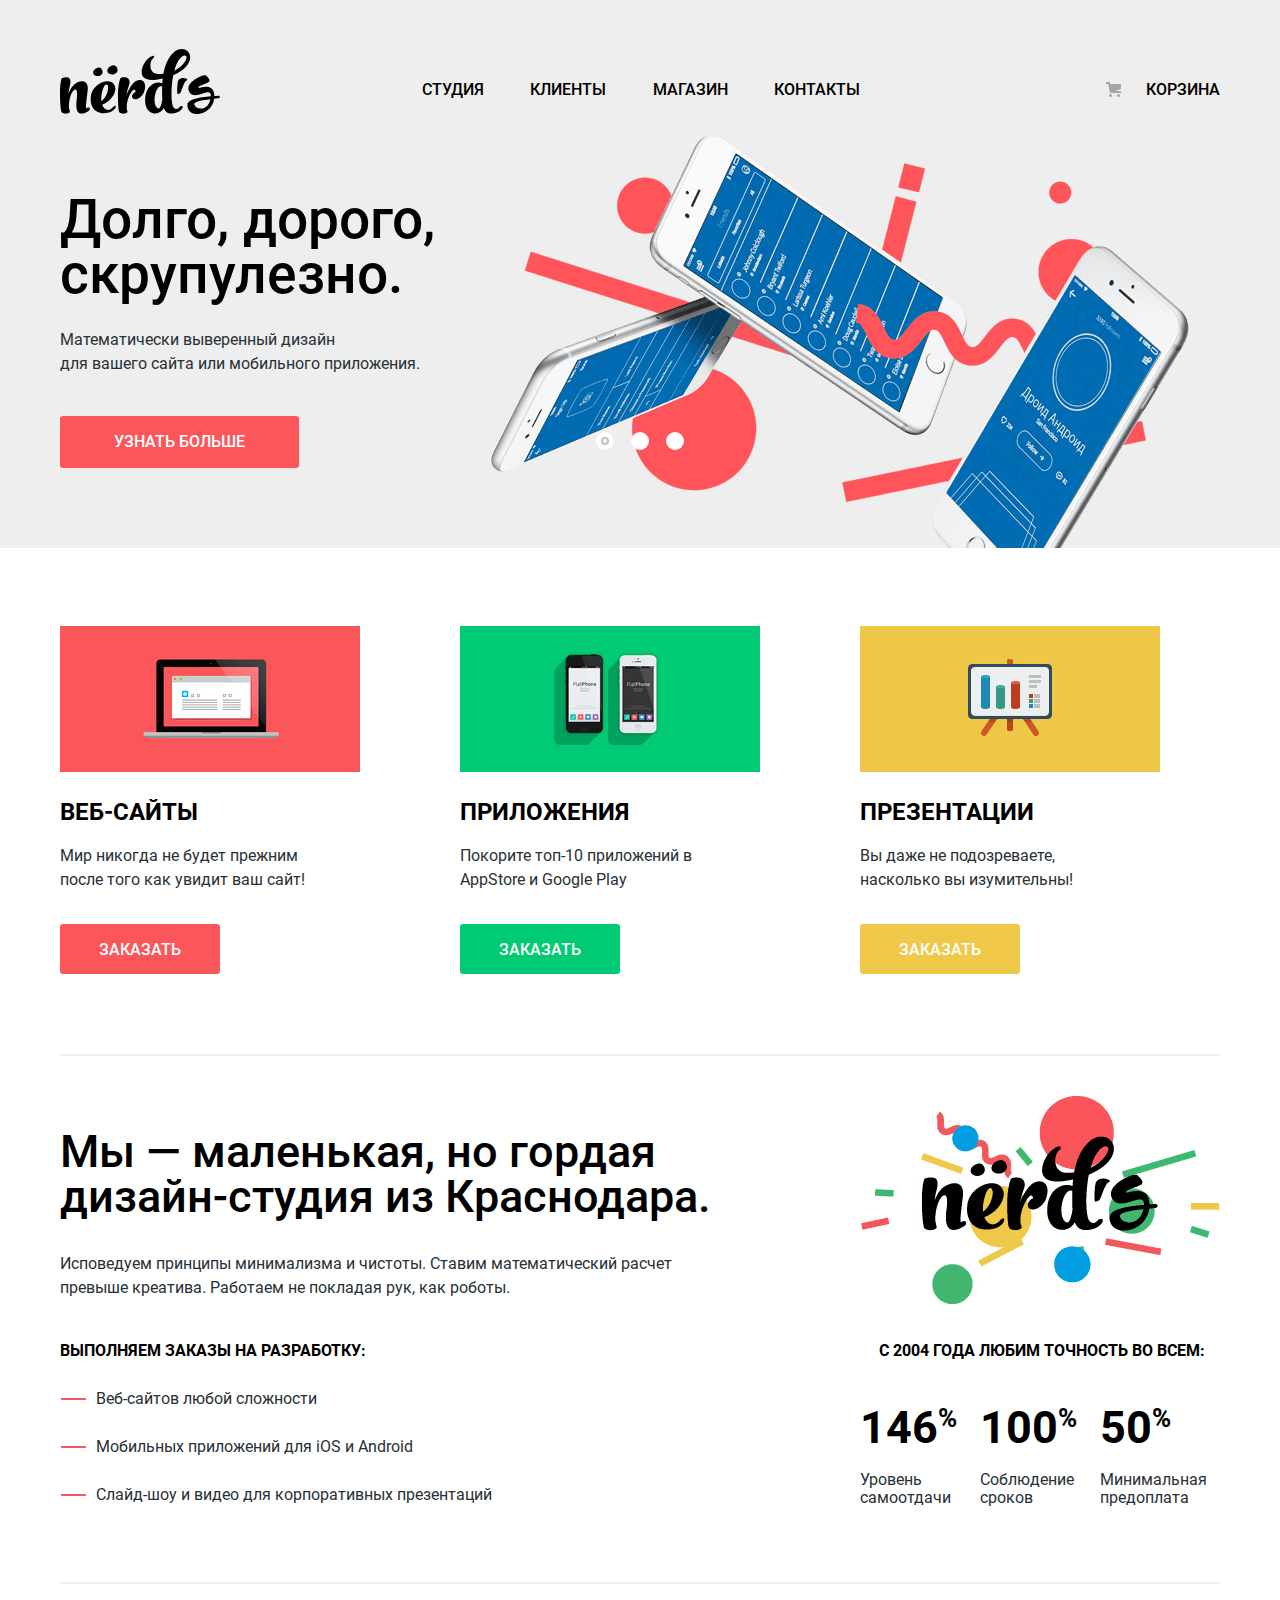
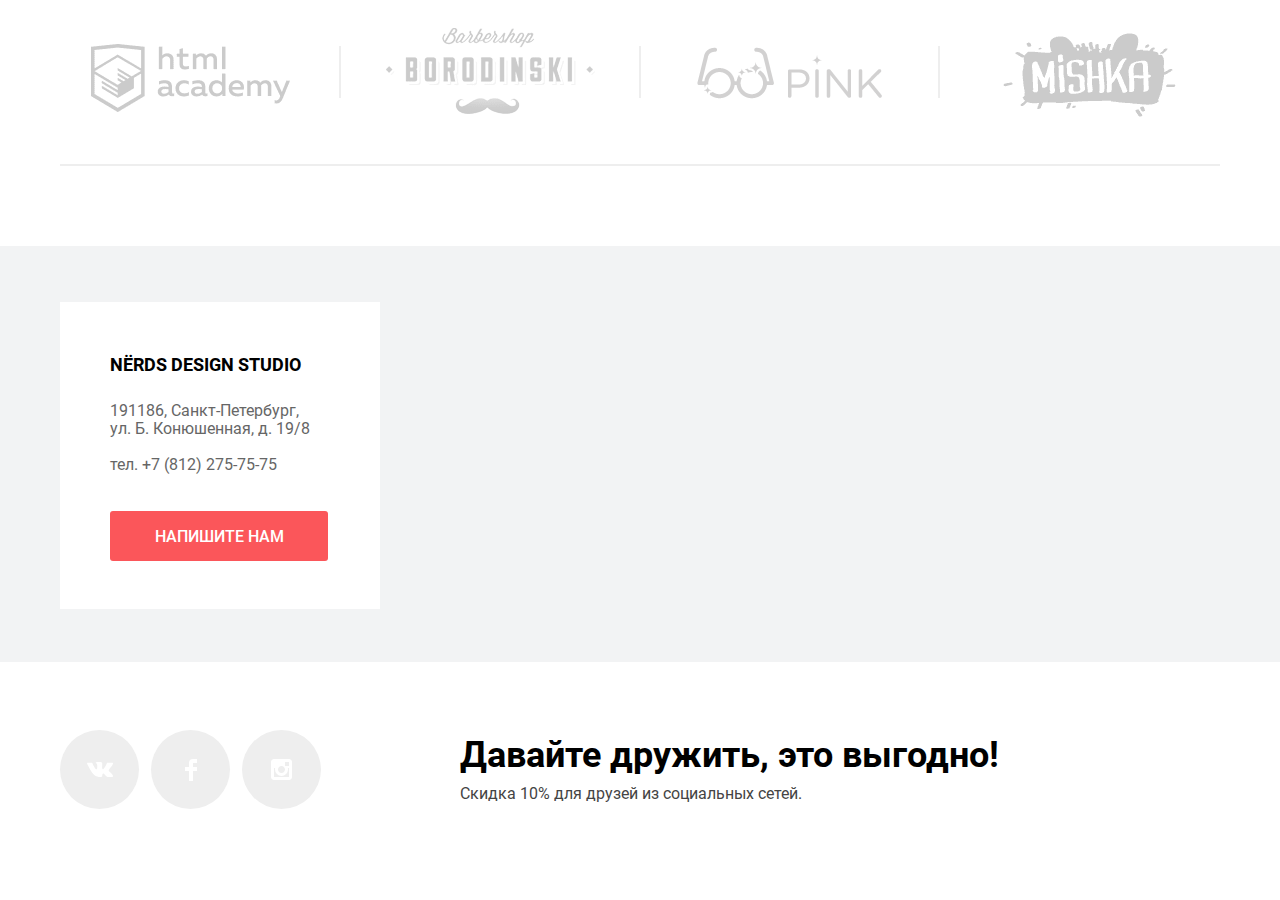
<file: index.html>
<!DOCTYPE html>
<html lang="ru">
  <head>
    <meta charset="utf-8">
    <title>HTML Academy: Нёрдс</title>
    <link rel="stylesheet" href="css/normalize.css">
    <link rel="stylesheet" href="css/style-min.css">
  </head>
  <body>
    <header class="main-header">
      <div class="content">
        <nav class="navigation-container">
          <a class="logo" href="index.html"><img src="img/nerds-logo.svg" width="160" height="65" alt="Логотип студии «Нёрдс»"></a>
          <ul class="main-navigation">
            <li><a href="#">Студия</a></li>
            <li><a href="#">Клиенты</a></li>
            <li><a href="catalog.html">Магазин</a></li>
            <li><a href="#">Контакты</a></li>
          </ul>
          <a class="main-navigation-cart" href="#">Корзина</a>
        </nav>
      </div>
    </header>
    <main>
      <h1 class="hidden main-title">Студия "Нёрдс"</h1>
      <section class="grey-background">
        <div class="content">
          <div class="slider-wrapper">
            <div class="slider-toggle">
              <button class="current" type="button" name="button"></button>
              <button type="button" name="button"></button>
              <button type="button" name="button"></button>
            </div>
            <ul class="slider-list">
              <li class="slide1">
                <h2>
                  Долго, дорого,<br>
                  cкрупулезно.
                </h2>
                <p>
                  Математически выверенный дизайн<br>
                  для вашего сайта или мобильного приложения.
                </p>
                <a class="button red know-more" href="#">Узнать больше</a>
              </li>
              <li class="slide2">
                <h2>
                  Любим математику <br>
                  как никто другой
                </h2>
                <p>
                  Никакого креатива, только математические формулы<br>
                  для расчета идеальных пропорций.
                </p>
                <a class="button red know-more" href="#">Узнать больше</a>
              </li>
              <li class="slide3">
                <h2>
                  Только ночь,<br>
                  только хардкор
                </h2>
                <p>
                  Работать днем, как все? Мы против этого. <br>
                  Ближе к полуночи работа только начинается.
                </p>
                <a class="button red know-more" href="#">Узнать больше</a>
              </li>
            </ul>
          </div>
        </div>
      </section>
      <section class="content">
        <h2 class="hidden">Продукты</h2>
        <ul class="product-list">
          <li class="product-item">
            <h3>Веб-сайты</h3>
            <img src="img/advantage-picture-red.png" width="300" height="146" alt="Вэб-сайты - иконка">
            <p class="product-description">
              Мир никогда не будет прежним после&nbsp;того как увидит ваш сайт!
            </p>
            <a class="button product-button red" href="#">Заказать</a>
          </li>
          <li class="product-item">
            <h3>Приложения</h3>
            <img src="img/advantage-picture-green.png" width="300" height="146" alt="Приложения - иконка">
            <p class="product-description">
              Покорите топ-10 приложений в AppStore и Google Play
            </p>
            <a class="button product-button green" href="#">Заказать</a>
          </li>
          <li class="product-item">
            <h3>Презентации</h3>
            <img src="img/advantage-picture-yellow.png" width="300" height="146" alt="Презентации - иконка">
            <p class="product-description">
              Вы даже не подозреваете, насколько&nbsp;вы изумительны!
            </p>
            <a class="button product-button yellow" href="#">Заказать</a>
          </li>
        </ul>
      </section>
      <section class="content">
        <div class="studio-description">
          <div class="studio-description-intro">
            <h2>Мы — маленькая, но гордая дизайн-студия из Краснодара.</h2>
            <p>Исповедуем принципы минимализма и чистоты. Ставим математический расчет превыше креатива. Работаем не покладая рук, как роботы.</p>
          </div>
          <img src="img/nerds-logo-colorful.png" width="360" height="208" alt="Логотип студии Нёрдс на цветном фоне">
          <div class="work-we-do">
            <p>Выполняем заказы на разработку:</p>
            <ul>
              <li>Веб-сайтов любой сложности</li>
              <li>Мобильных приложений для iOS и Android</li>
              <li>Слайд-шоу и видео для корпоративных презентаций</li>
            </ul>
          </div>
          <div class="studio-figures">
            <p>С 2004 года любим точность во всем:</p>
            <ul>
              <li><span class="figures-bold">146<span class="figures-super">%</span></span> Уровень самоотдачи</li>
              <li><span class="figures-bold">100<span class="figures-super">%</span></span> Соблюдение сроков</li>
              <li><span class="figures-bold">50<span class="figures-super">%</span></span> Минимальная предоплата</li>
            </ul>
          </div>
        </div>
      </section>
      <section class="our-clients-container">
        <h2 class="hidden">Наши клиенты</h2>
        <ul class="clients-logo-list">
          <li>
            <a href="https://htmlacademy.ru/intensive/htmlcss">
            <img src="img/htmlacademy-logo.png"  width="199" height="68" alt="Логотип HTML Academy">
            </a>
          </li>
          <li>
            <a href="#">
              <img src="img/borodinski-logo.png"  width="209" height="90" alt="Логотип барбершопа Бородинский">
            </a>
          </li>
          <li>
            <a href="#">
              <img src="img/pink-logo.png" width="185" height="52" alt="Логотип приложения - редактора фотографий Пинк">
            </a>
          </li>
          <li>
            <a href="#">
              <img  src="img/mishka-logo.png" width="173" height="84" alt="Логотип интернет-магазина вязаных изделий Мишка">
            </a>
          </li>
        </ul>
      </section>
    </main>
    <footer>
      <section>
        <div class="content">
          <div class="address-wrapper">
            <div class="address">
              <h2 class="hidden">Наш адрес</h2>
              <p class="address-title">Nërds design studio</p>
              <p class="address-post">191186, Санкт-Петербург, ул.&nbsp;Б. Конюшенная, д. 19/8</p>
              <p class="address-tel"><a href="tel:+78122757575">тел. +7 (812) 275-75-75</a></p>
              <a class="button red write-us-button" href="writeus.html">Напишите нам</a>
            </div>
            <img src="img/map-with-marker.jpg" width="1160" height="416" alt="Карта с офисом по адресу: Санкт-Петербург ул. Большая Конюшенная, дом 19/8">
          </div>
        </div>
        <iframe class="iframe-map" src="https://www.google.com/maps/embed?pb=!1m18!1m12!1m3!1d1998.6037872533261!2d30.320858715814943!3d59.93871648187617!2m3!1f0!2f0!3f0!3m2!1i1024!2i768!4f13.1!3m3!1m2!1s0x4696310fca145cc1%3A0x42b32648d8238007!2sBolshaya%20Konyushennaya%20St%2C%2019%2F8%2C%20Sankt-Peterburg%2C%20191186!5e0!3m2!1sfr!2sru!4v1584064193352!5m2!1sfr!2sru" width="1200" height="416" allowfullscreen="" aria-hidden="false" tabindex="0"></iframe>
      </section>
      <section class="write-us-pop-up">
        <h2>Напишите нам</h2>
        <button class="modal-close" type="button" name="button" aria-label="Закрыть всплывающее окно"></button>
        <form action="https://echo.htmlacademy.ru" method="post">
          <div class="input-fields">
            <p>
              <label for="applicant-name">Ваше имя:</label>
              <input id="applicant-name" type="text" name="name" value="" placeholder="Имя Фамилия">
            </p>
            <p>
              <label for="applicant-email">Ваш e-mail:</label>
              <input id="applicant-email" type="email" name="email" value="" placeholder="email@example.com">
            </p>
            <p>
              <label for="applicant-text">Текст письма:</label>
              <textarea id="applicant-text" name="comment" rows="5" cols="30" placeholder="В свободной форме"></textarea>
            </p>
          </div>
          <button class="button red button-send" type="submit" name="button">Отправить</button>
        </form>
      </section>
      <div class="content">
        <div class="footer-bottom">
          <ul class="social-list">
           <li>
             <a class="social-button vk-button" href="#">
               <span class="hidden">Вконтакте</span>
            </a>
           </li>
           <li>
              <a class="social-button fb-button" href="#">
                <span class="hidden">Фейсбук</span>
              </a>
            </li>
            <li>
              <a class="social-button insta-button" href="#">
                <span class="hidden">Инстаграм</span>
              </a>
            </li>
          </ul>
          <div class="footer-promotion">
            <p class="let-us">Давайте дружить, это выгодно!</p>
            <p class="discount">Скидка 10% для друзей из социальных сетей.</p>
          </div>
        </div>
      </div>
    </footer>
    <script src="js/popup-min.js"></script>
  </body>
</html>
</file>
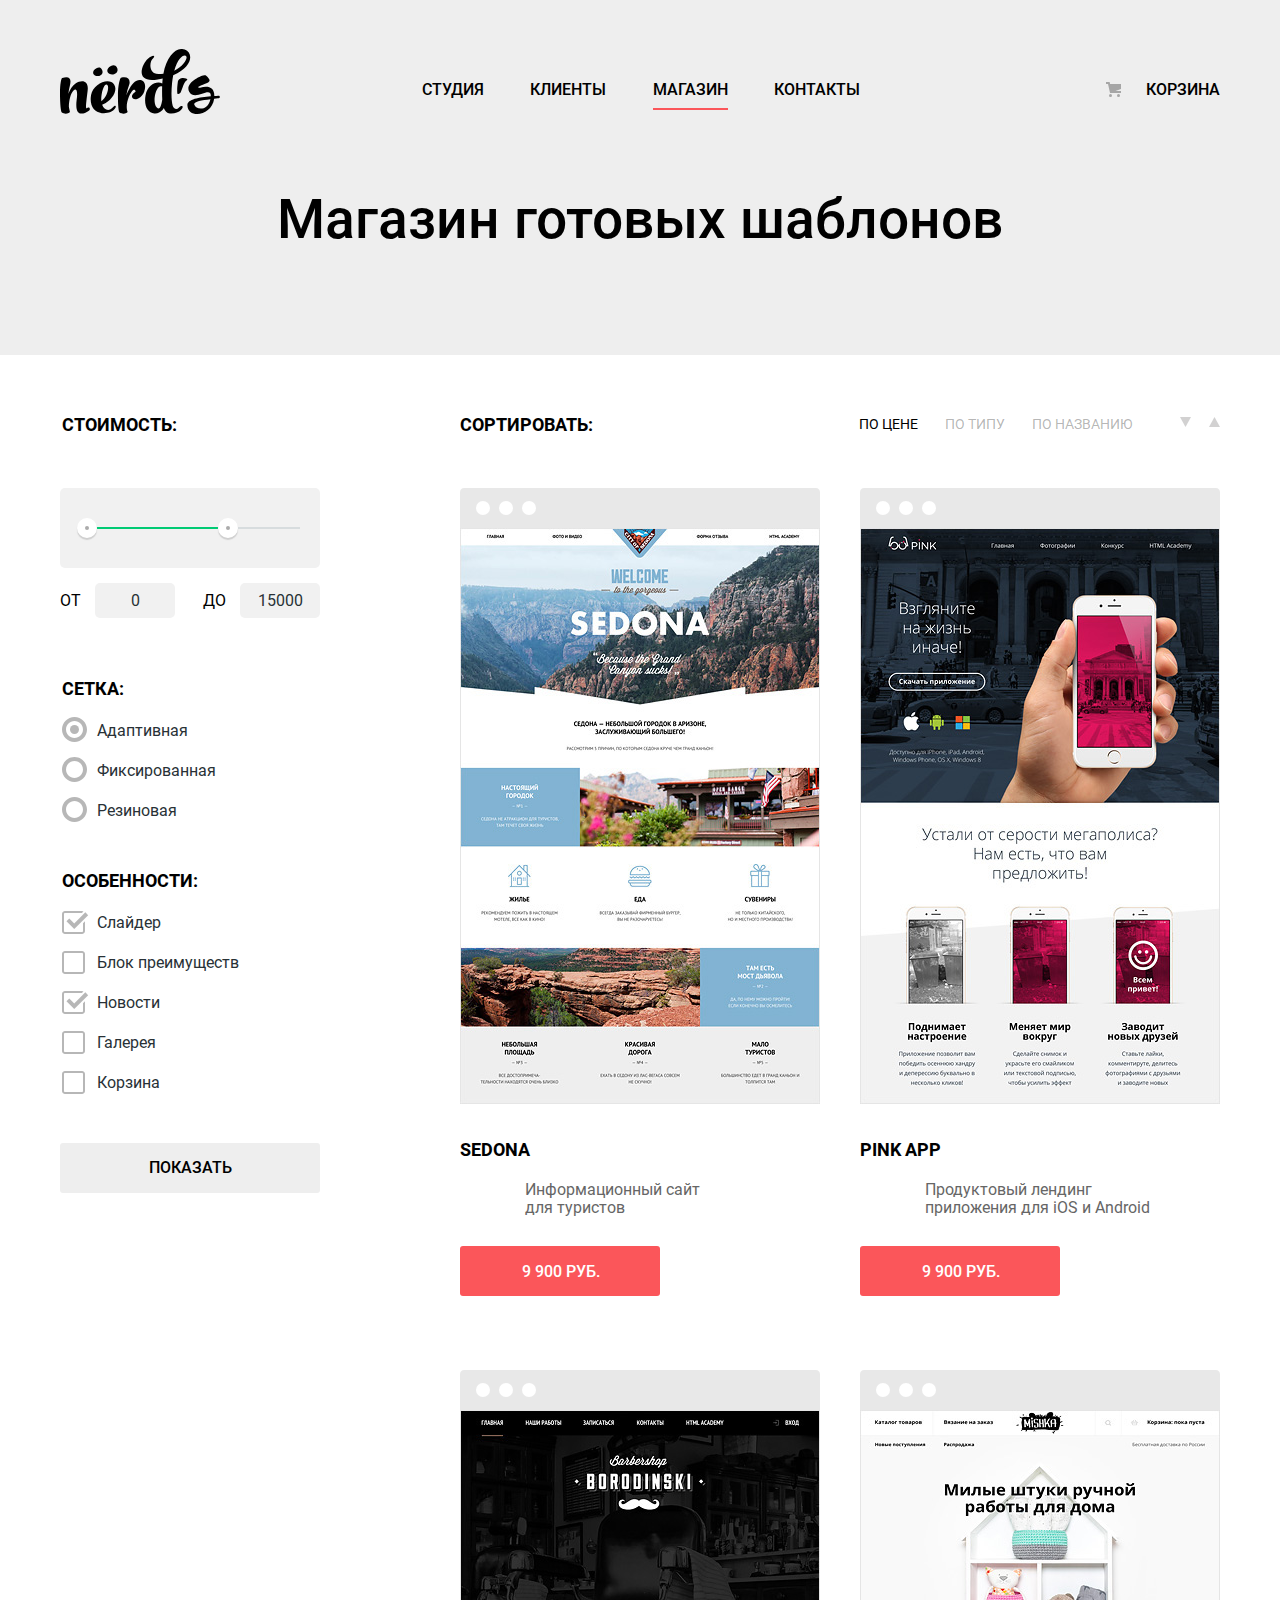
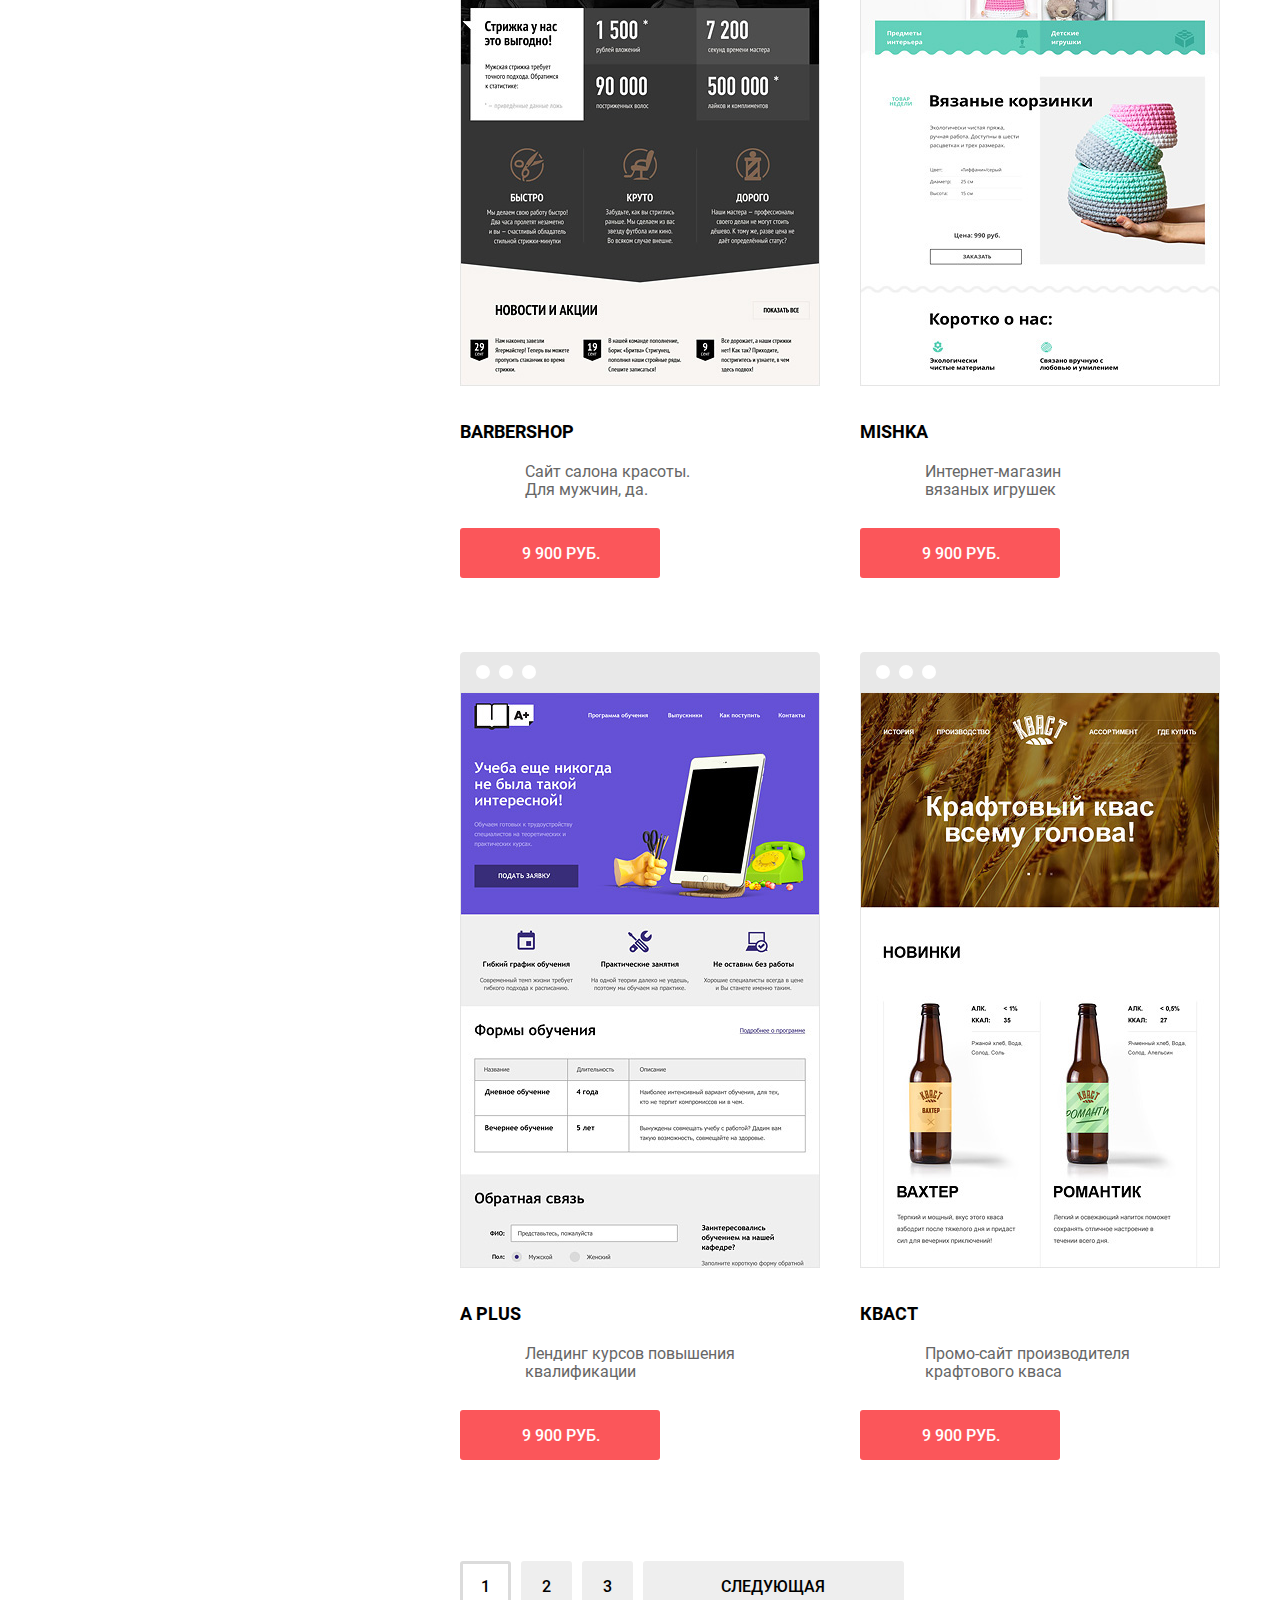
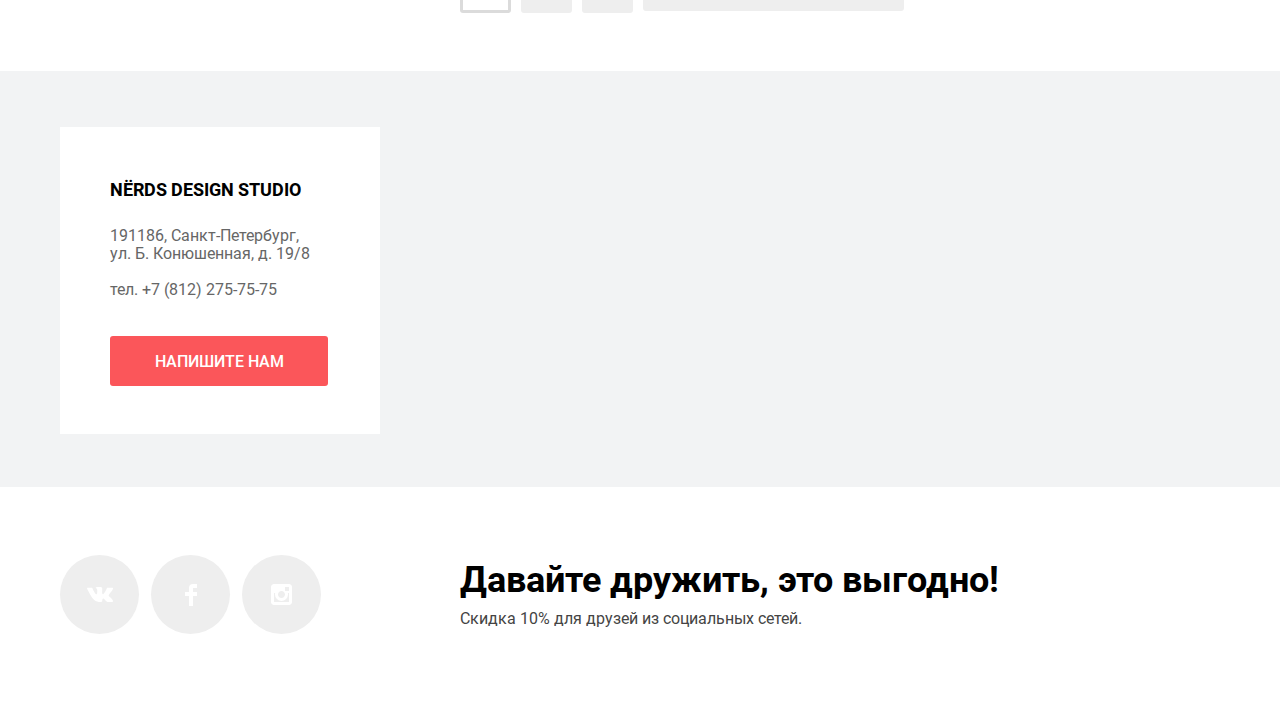
<file: catalog.html>
<!DOCTYPE html>
<html lang="ru">
  <head>
    <meta charset="utf-8">
    <title>HTML Academy: Нёрдс: Магазин</title>
    <link href="css/style.css" rel="stylesheet">

  </head>
  <body>
    <header class="main-header">
      <div class="content">
        <nav class="navigation-container">
          <a class="logo" href="index.html"><img src="img/nerds-logo.svg" width="160" height="65" alt="Логотип студии «Нёрдс»"></a>
          <ul class="main-navigation">
            <li><a href="#">Студия</a></li>
            <li><a href="#">Клиенты</a></li>
            <li><a class="current">Магазин</a></li>
            <li><a href="#">Контакты</a></li>
          </ul>
          <a class="main-navigation-cart" href="#">Корзина</a>
        </nav>
      </div>
    </header>

    <main class="catalog-main">
      <div class="grey-background">
        <div class="content">
          <h1 class="catalog-main-title">Магазин готовых шаблонов</h1>
        </div>
      </div>
      <div class="content filter-catalog-wrapper">
        <section class="sample-filter">
          <h2 class="hidden">Фильтр шаблонов</h2>
          <form action="https://echo.htmlacademy.ru" method="get">
            <fieldset class="filter-price">
              <legend>Стоимость:</legend>
              <div class="filter-range">
                <div class="range-controls">
                  <div class="scale">
                    <div class="bar"></div>
                  </div>
                  <div class="toggle toggle-min" title="установите границу минимальной цены"></div>
                  <div class="toggle toggle-max" title="установите границу максимальной цены"></div>
                </div>
                <div class="price-controls">
                  <label class="min-price">от <input name="min-price" type="number" value="0"></label>
                  <label class="max-price">до <input name="max-price" type="number" value="15000"></label>
                </div>

              </div>
            </fieldset>
            <fieldset class="filter-grid">
              <legend>Сетка:</legend>
              <ul class="filter-grid-list">
                <li class="filter-option">
                  <input class="hidden radio" id="adaptive-form" type="radio" name="grid" value="adaptive" checked>
                  <label for="adaptive-form">Адаптивная</label>
                </li>
                <li class="filter-option">
                  <input class="hidden radio" id="fixed-form" type="radio" name="grid" value="fixed">
                  <label for="fixed-form">Фиксированная</label>
                </li>
                <li class="filter-option">
                  <input class="hidden radio" id="elastic-form" type="radio" name="grid" value="elastic">
                  <label for="elastic-form">Резиновая</label>
                </li>
              </ul>
            </fieldset>
            <fieldset class="filter-details">
              <legend>Особенности:</legend>
              <ul class="filter-details-list">
                <li class="filter-option">
                  <input class="hidden checkbox" id="slider-form" type="checkbox" name="slider" checked>
                  <label for="slider-form">Слайдер</label>
                </li>
                <li class="filter-option">
                  <input class="hidden checkbox" id="advantages-form" type="checkbox" name="advantages">
                  <label for="advantages-form">Блок преимуществ</label>
                </li>
                <li class="filter-option">
                  <input class="hidden checkbox" id="news-form" type="checkbox" name="news" checked>
                  <label for="news-form">Новости</label>
                </li>
                <li class="filter-option">
                  <input class="hidden checkbox" id="gallery-form" type="checkbox" name="gallery">
                  <label for="gallery-form">Галерея</label>
                </li>
                <li class="filter-option">
                  <input class="hidden checkbox" id="cart-form" type="checkbox" name="cart">
                  <label for="cart-form">Корзина</label>
                </li>
              </ul>
            </fieldset>
            <button class="button button-show grey" type="submit" name="button">Показать</button>
          </form>
        </section>
        <section class="catalog">
          <h2 class="hidden">Образцы шаблонов</h2>

          <div class="filter-sort-by">
            <p>Сортировать:</p>
            <ul class="sorting-modes">
              <li><a class="current">По цене</a></li>
              <li><a href="#">По типу</a></li>
              <li><a href="#">По названию</a></li>
            </ul>
            <ul class="sorting-down-up">
              <li>
                <a class="sorting-down" href="#">
                  <span class="hidden">По убыванию</span>
                </a>
              </li>
              <li>
                <a class="sorting-up" href="#">
                  <span class="hidden">По возрастанию</span>
                </a>
              </li>
            </ul>
          </div>
          <ul class="sample-list">
            <li class="sample-item">
              <h3 class="hidden">Образец "Sedona"</h3>
              <img src="img/img-sedona.jpg" width="360" height="576" alt="Sedona - первая страница">
              <a class="sample-name" href="#">Sedona</a>
              <p class="sample-description">
                Информационный сайт для&nbsp;туристов
              </p>
              <a class="button sample-price red" href="#">9 900 руб.</a>
            </li>
            <li class="sample-item">
              <h3 class="hidden">Образец "Pink"</h3>
              <img src="img/img-pink.jpg" width="360" height="576" alt="Pink - первая страница">
              <a class="sample-name" href="#">Pink App</a>
              <p class="sample-description">
                Продуктовый лендинг приложения для iOS и Android
              </p>
              <a class="button sample-price red" href="#">9 900 руб.</a>
            </li>
            <li class="sample-item">
              <h3 class="hidden">Образец "Borodinski"</h3>
              <img src="img/img-barbershop.jpg" width="360" height="576" alt="Borodinski - первая страница">
              <a class="sample-name" href="#">Barbershop</a>
              <p class="sample-description">
                Сайт салона красоты. Для&nbsp;мужчин, да.
              </p>
              <a class="button sample-price red" href="#">9 900 руб.</a>
            </li>
            <li class="sample-item">
              <h3 class="hidden">Образец "Mishka"</h3>
              <img src="img/img-mishka.jpg" width="360" height="576" alt="Mishka - первая страница">
              <a class="sample-name" href="#">Mishka</a>
              <p class="sample-description">
                Интернет-магазин вязаных&nbsp;игрушек
              </p>
              <a class="button sample-price red" href="#">9 900 руб.</a>
            </li>
            <li class="sample-item">
              <h3 class="hidden">Образец "Aplus"</h3>
              <img src="img/img-aplus.jpg" width="360" height="576" alt="Aplus - первая страница">
              <a class="sample-name" href="#">A Plus</a>
              <p class="sample-description">
                  Лендинг курсов повышения квалификации
              </p>
              <a class="button sample-price red" href="#">9 900 руб.</a>
            </li>
            <li class="sample-item">
              <h3 class="hidden">Образец "Кваст"</h3>
              <img src="img/img-kvast.jpg" width="360" height="576" alt="Кваст - первая страница">
              <a class="sample-name" href="#">Кваст</a>
              <p class="sample-description">
                Промо-сайт производителя
                крафтового кваса
              </p>
              <a class="button sample-price red" href="#">9 900 руб.</a>
            </li>
          </ul>
          <ul class="pagination-list">
            <li><a class="current-catalog-page catalog-page-button">1</a></li>
            <li><a class="catalog-page-button" href="#">2</a></li>
            <li><a class="catalog-page-button" href="#">3</a></li>
            <li><a class="button grey next-catalog-page" href="#">Следующая</a></li>
          </ul>
        </section>
      </div>
    </main>
    <footer>
      <section>
        <div class="content">
          <div class="address-wrapper catalog">
            <div class="address catalog">
              <h2 class="hidden">Наш адрес</h2>
              <p class="address-title">Nërds design studio</p>
              <p class="address-post">191186, Санкт-Петербург, ул.&nbsp;Б. Конюшенная, д. 19/8</p>
              <p class="address-tel">тел. +7 (812) 275-75-75</p>
              <a class="button red write-us-button" href="write-us.html">Напишите нам</a>
            </div>
            <img src="img/map-with-marker.jpg" alt="Карта с офисом по адресу: Санкт-Петербург ул. Большая Конюшенная, дом 19/8" width="1160" height="416">
          </div>
        </div>


        <iframe class="iframe-map" src="https://www.google.com/maps/embed?pb=!1m18!1m12!1m3!1d1998.6037872533261!2d30.320858715814943!3d59.93871648187617!2m3!1f0!2f0!3f0!3m2!1i1024!2i768!4f13.1!3m3!1m2!1s0x4696310fca145cc1%3A0x42b32648d8238007!2sBolshaya%20Konyushennaya%20St%2C%2019%2F8%2C%20Sankt-Peterburg%2C%20191186!5e0!3m2!1sfr!2sru!4v1584060098063!5m2!1sfr!2sru" width="100%" height="416" frameborder="0" style="border:0;" allowfullscreen="" aria-hidden="false" tabindex="0"></iframe>

      </section>
      <section class="write-us-pop-up">
        <h2>Напишите нам</h2>
        <button class="modal-close" type="button" name="button"></button>
        <form action="https://echo.htmlacademy.ru" method="post">
          <div class="input-fields">
            <p>
              <label for="applicant-name">Ваше имя:</label>
              <input id="applicant-name" type="text" name="name" value="" placeholder="Имя Фамилия">
            </p>
            <p>
              <label for="applicant-email">Ваш e-mail:</label>
              <input id="applicant-email" type="text" name="email" value="" placeholder="email@example.com">
            </p>
            <p>
              <label for="applicant-text">Текст письма:</label>
              <textarea id="applicant-text" name="comment" rows="5" cols="30" placeholder="В свободной форме"></textarea>
            </p>
          </div>
          <button class="button red button-send" type="submit" name="button">Отправить</button>
        </form>
      </section>
      <div class="content">
        <div class="footer-bottom">
          <ul class="social-list">
            <li>
              <a class="social-button vk-button" href="#">
                <span class="hidden">Вконтакте</span>
               </a>
            </li>
            <li>
              <a class="social-button fb-button" href="#">
                <span class="hidden">Фейсбук</span>
              </a>
            </li>
            <li>
              <a class="social-button insta-button" href="#">
                <span class="hidden">Инстаграм</span>
              </a>
            </li>
          </ul>
          <div class="footer-promotion">
            <p class="let-us">Давайте дружить, это выгодно!</p>
            <p class="discount">Скидка 10% для друзей из социальных сетей.</p>
          </div>
        </div>
      </div>

    </footer>
    <script src="js/popup.js"></script>
  </body>
</html>
</file>
<file: css/style-min.css>
@font-face{font-family:"Roboto";font-style:normal;font-weight:400;src:local("Roboto"),local("Roboto-Regular"),url(../fonts/roboto-v20-latin_cyrillic-regular.woff2) format("woff2"),url(../fonts/roboto-v20-latin_cyrillic-regular.woff) format("woff")}@font-face{font-family:"Roboto";font-style:normal;font-weight:500;src:local("Roboto Medium"),local("Roboto-Medium"),url(../fonts/roboto-v20-latin_cyrillic-500.woff2) format("woff2"),url(../fonts/roboto-v20-latin_cyrillic-500.woff) format("woff")}@font-face{font-family:"Roboto";font-style:normal;font-weight:700;src:local("Roboto Bold"),local("Roboto-Bold"),url(../fonts/roboto-v20-latin_cyrillic-700.woff2) format("woff2"),url(../fonts/roboto-v20-latin_cyrillic-700.woff) format("woff")}body{margin:0;padding:0;min-width:1200px;font-family:"Roboto","Arial","Helvetica",sans-serif;font-size:16px;line-height:18px;font-weight:400;color:#000;background-color:#fff}a{text-decoration:none;color:inherit}.main-navigation,.slider-list,.product-list,.studio-description ul,.clients-logo-list,.filter-grid-list,.filter-details-list,.sorting-down-up,.sample-list,.pagination-list,.social-list,.sorting-modes{list-style:none}.hidden{position:absolute;width:1px;height:1px;margin:-1px;border:0;padding:0;clip:rect(0 0 0 0);overflow:hidden}.content{width:1160px;margin:0 auto;padding-left:20px;padding-right:20px}.main-header{font-weight:500;background-color:#eee}.navigation-container{display:flex;flex-wrap:wrap;width:1160px;margin-left:auto;margin-right:auto;padding-top:49px}.main-navigation{display:flex;flex-wrap:wrap;align-items:flex-start;padding:0;margin:0;width:438px;justify-content:space-between}.main-navigation a,.main-navigation-cart{display:block;margin-bottom:0;padding-top:26px;padding-bottom:3px;border-bottom:2px solid #eee}.main-navigation-cart{position:relative;margin-left:auto;padding-left:50px}.main-navigation-cart::before{content:"";position:absolute;top:33px;left:10px;width:15px;height:15px;background-image:url(../img/cart-icon.svg);background-repeat:no-repeat;background-position:0 0}.main-navigation .current{border-bottom:2px solid #fb565a}.main-navigation a[href]:hover,.main-navigation-cart:hover,.main-navigation a[href]:focus,.main-navigation-cart:focus{color:#fb565a}.main-navigation a[href]:active,.main-navigation-cart:active{color:rgba(0,0,0,.3)}.logo{margin-right:202px}.logo:hover,.logo:focus{opacity:.8}.logo:active{opacity:.3}.main-navigation,.main-navigation-cart{line-height:30px;text-transform:uppercase}.main-title{font-size:0}.grey-background{background-color:#eee}.slider-list{width:1160px;padding:0;margin:0}.slider-wrapper{position:relative}.slider-toggle{position:absolute;left:536px;top:314px;display:flex;justify-content:space-between;z-index:10}.slider-toggle button{position:relative;display:block;width:18px;height:18px;margin-right:17px;border:none;background-color:#fff;border-radius:50%;cursor:pointer}.slider-toggle button.current::before{content:"";position:absolute;top:5px;left:5px;box-sizing:border-box;width:8px;height:8px;background-color:transparent;border:2px solid #c1c1c1;border-radius:50%}.slider-list li{width:1160px}.slider-list h2{font-size:55px;line-height:55px;font-weight:500;max-width:50%;margin:0;padding:0;padding-top:74px;padding-bottom:26px}.slider-list p{line-height:24px;color:#283136;max-width:50%;margin:0;padding:0;padding-bottom:40px}.slider-list a{margin-bottom:80px}.slide1{background-image:url(../img/slide-picture1.png);background-repeat:no-repeat;background-position:431px bottom}.slide2{background-image:url(../img/slide-picture2.png);background-repeat:no-repeat;background-position:right bottom}.slide3{background-image:url(../img/slide-picture3.png);background-repeat:no-repeat;background-position:right bottom}.slide2,.slide3{display:none}.product-list{display:flex;flex-wrap:wrap;width:1160px;margin:0;margin-top:78px;padding:0;padding-bottom:80px;border-bottom:2px solid #eee}.product-list li{display:flex;flex-direction:column;align-items:flex-start;width:300px;margin-right:100px}.product-item h3{font-size:24px;text-transform:uppercase;font-weight:700;line-height:30px;margin:0;margin-bottom:17px;padding:0}.product-item img{order:-1;margin-bottom:25px}.product-item:nth-child(3n){margin-right:0}.product-description{color:#283136;font-size:16px;line-height:24px;width:100%;margin:0;margin-bottom:32px;margin-right:50px}.studio-description{display:flex;flex-wrap:wrap;justify-content:space-between;margin-top:40px;margin-bottom:59px}.studio-description-intro{width:655px}.studio-description-intro h2{font-size:45px;line-height:45px;font-weight:500;margin:0;margin-top:33px;margin-bottom:33px}.studio-description-intro p,.work-we-do ul{color:#283136;line-height:24px;margin:0}.work-we-do p,.studio-figures p{line-height:24px;text-transform:uppercase;font-weight:700;margin:0;margin-top:35px;margin-bottom:24px}.studio-figures{padding-left:40px}.work-we-do ul{padding:0;padding-left:36px}.work-we-do li{position:relative}.work-we-do li:not(:last-child){margin-bottom:24px}.work-we-do li::before{content:"";position:absolute;top:11px;left:-35px;width:25px;height:2px;background-color:#fb565a}.studio-figures p{text-align:right;margin-right:15px;margin-bottom:50px}.studio-figures ul{display:flex;flex-wrap:wrap;align-content:stretch;width:360px;justify-content:space-between;color:#283136}.studio-figures li{width:120px}.figures-bold{display:inline-block;vertical-align:top;color:#000;font-size:45px;line-height:10px;font-weight:700;padding-bottom:38px}.figures-super{font-size:26px;vertical-align:super}.our-clients-container{width:1198px;margin:0 auto;padding-left:1px;padding-right:1px}.clients-logo-list{position:relative;display:flex;flex-wrap:wrap;margin:0;margin-bottom:80px;padding:0;padding-top:46px;padding-bottom:44px}.clients-logo-list::before{content:"";position:absolute;top:0;left:19px;width:1160px;height:2px;background-color:#eee;background-repeat:no-repeat;background-position:0 0}.clients-logo-list::after{content:"";position:absolute;bottom:0;right:19px;width:1160px;height:2px;background-color:#eee;background-repeat:no-repeat;background-position:0 0}.clients-logo-list li{position:relative;text-align:center;width:25%}.clients-logo-list img{opacity:.2}.clients-logo-list img:hover,.clients-logo-list img:focus{opacity:1}.clients-logo-list img:active{opacity:.1}.clients-logo-list img[src*="htmlacademy-logo"]{padding-top:16px;padding-bottom:6px}.clients-logo-list img[src*="pink-logo"]{padding-top:19px;padding-bottom:19px}.clients-logo-list img[src*="mishka-logo"]{padding-top:5px;padding-bottom:1px}.clients-logo-list li:not(:nth-child(4n))::after{content:"";position:absolute;top:18px;left:298px;width:2px;height:52px;background-color:#eee}.iframe-map{width:100%;border:0;background-color:#f2f3f4;z-index:1}.address-wrapper{position:relative}.address-wrapper img{position:absolute;top:0;left:0;z-index:-1}.address p{color:#666;margin:0;padding:0}.address{position:absolute;top:56px;left:0;width:220px;padding:48px 50px;background-color:#fff;z-index:2}.address{top:56px}.address .address-title{color:inherit;font-size:18px;line-height:30px;font-weight:700;text-transform:uppercase;padding-bottom:22px}.address .address-post{padding-bottom:18px}.address .address-tel{padding-bottom:37px}@keyframes bounce{0%{transform:translateY(-2000px)}70%{transform:translateY(30px)}90%{transform:translateY(-20px)}100%{transform:translateY(0)}}@keyframes shake{0%,100%{transform:translateX(0)}10%,30%,50%,70%,90%{transform:translateX(-10px)}20%,40%,60%,80%{transform:translateX(10px)}}.write-us-pop-up{display:none;position:fixed;bottom:100px;right:50%;margin-right:-481px;color:inherit;background-color:#fff;box-shadow:0 20px 40px 0 rgba(0,1,1,.75);width:760px;padding-left:100px;padding-right:100px;padding-top:67px;padding-bottom:84px;z-index:3}.write-us-show{display:block;animation:bounce 0.8s}.write-us-error{animation:shake 0.6s}.modal-close{content:"";position:absolute;cursor:pointer;top:78px;right:90px;width:21px;height:21px;background-color:#fff;background-image:url(../img/close-cross.svg);background-repeat:no-repeat;background-position:0 0;opacity:.3;border:0}.modal-close:hover,.modal-close:focus{opacity:1}.modal-close:active{opacity:.1}.write-us-pop-up h2{font-size:45px;line-height:45px;font-weight:500;margin:0;margin-bottom:41px}.input-fields{display:flex;flex-wrap:wrap;justify-content:space-between;width:760px}.input-fields p{display:flex;flex-direction:column;margin:0}.input-fields label{font-weight:700;margin-bottom:10px}.input-fields input,.input-fields textarea{font-family:"Roboto","Arial","Helvetica",sans-serif;font-weight:400;font-size:16px;line-height:18px;color:#000;outline:none;margin-bottom:34px;border-radius:3px}.input-fields input{box-sizing:border-box;width:360px;min-height:50px;padding:13px;border:2px solid #d7dcde}.input-fields textarea{box-sizing:border-box;width:760px;min-height:117px;max-height:30vh;resize:vertical;margin-bottom:47px;padding:10px 13px;border:2px solid #d7dcde}.input-fields input:hover,.input-fields textarea:hover{border:2px solid #b4b9bb}.input-fields input:focus,.input-fields textarea:focus{border:2px solid #000}.input-fields input:invalid,.input-fields textarea:invalid{color:#e74246;border:2px solid #e74246}.input-fields input::placeholder,.input-fields textarea::placeholder{font-family:"Roboto","Arial","Helvetica",sans-serif;font-weight:400;font-size:16px;line-height:18px;color:rgba(68,68,68,.5);opacity:1}.input-fields input:-ms-input-placeholder,.input-fields textarea:-ms-input-placeholder{color:rgba(68,68,68,.5)}.input-fields input:focus::placeholder,.input-fields textarea:focus::placeholder{color:#444}.input-fields input:invalid::placeholder,.input-fields textarea:invalid::placeholder{color:#e74246}.footer-bottom{display:flex;width:1160px;padding-top:64px;padding-bottom:79px}.let-us,.discount,.social-list{margin:0;padding:0}.social-list{display:flex;flex-wrap:wrap;flex-direction:row;align-content:flex-start;min-width:261px;margin-right:139px}.social-list li{margin-right:12px;padding-bottom:12px}.social-list li:nth-child(3n){margin:0}.let-us{padding-top:7px;padding-bottom:10px}.catalog-main-title{font-size:55px;font-weight:500;line-height:55px;text-align:center;background-color:#eee;margin:0;padding:0;padding-top:74px;padding-bottom:108px;margin-bottom:55px}.filter-catalog-wrapper{display:flex;justify-content:space-between;width:1160px;margin-bottom:48px}.sample-filter{width:260px}.sample-list{display:flex;flex-wrap:wrap;justify-content:space-between;width:760px;margin:0;margin-bottom:27px;padding:0}.filter-grid-list,.filter-details-list{margin:0;padding:0}.button{font:inherit;color:#fff;font-weight:500;text-transform:uppercase;text-align:center;border-radius:3px}.button.grey{color:inherit;background-color:#eee}a.button{display:inline-block;vertical-align:top;cursor:default}.button.red{background-color:#fb565a}.button.red:hover,.button.red:focus{background-color:#e74246}.button.red:active{background-color:#d7373b}.button.grey:hover,.button.grey:focus{background-color:#dfdfdf}.button.grey:active{color:rgba(0,0,0,.3);background-color:#d5d5d5;box-shadow:inset 0 3px 0 0 rgba(0,1,1,.1)}.product-button{padding-top:17px;padding-bottom:15px;padding-left:39px;padding-right:39px}.product-button:active{color:rgba(255,255,255,.3);box-shadow:inset 0 3px 0 0 rgba(0,1,1,.1)}.product-button.green{background-color:#00ca74}.product-button.green:hover,.product-button.green:focus{background-color:#00bc6c}.product-button.green:active{background-color:#00aa62}.product-button.yellow{background-color:#efc84a}.product-button.yellow:hover,.product-button-pres:focus{background-color:#eab534}.product-button.yellow:active{background-color:#e5a722}.button-show{width:260px;min-height:50px;border:none}.button-show:active{outline:0}.button-send{width:260px;min-height:50px;border:none}.button-send:active{color:rgba(255,255,255,.3);box-shadow:inset 0 3px 0 0 rgba(0,1,1,.1);outline:0}.know-more{padding-left:54px;padding-right:54px;padding-top:17px;padding-bottom:17px}.know-more:active,.write-us-button:active{color:rgba(255,255,255,.3);box-shadow:inset 0 3px 0 0 rgba(0,1,1,.1)}.write-us-button{padding-top:17px;padding-bottom:15px;padding-left:45px;padding-right:44px}.catalog-page-button{display:inline-block;vertical-align:top;cursor:default;font:inherit;font-weight:500;background-color:#eee;margin-right:10px;margin-bottom:10px;padding:17px 21px;border-radius:3px}.current-catalog-page{padding:14px 18px;background-color:#fff;border:3px solid #dbdbdb}.pagination-list a[href]:hover,.pagination-list a[href]:focus{background-color:#dfdfdf}.pagination-list a[href]:active{color:rgba(0,0,0,.3);box-shadow:inset 0 3px 0 0 rgba(0,1,1,.1)}.next-catalog-page{padding-left:78px;padding-right:79px;padding-top:17px;padding-bottom:15px}.vk-button::before{content:"";position:absolute;width:26px;height:15px;top:0;bottom:0;left:0;right:0;margin:auto;background-image:url(../img/vk-icon.svg);background-repeat:no-repeat;background-position:0 0}.fb-button::before{content:"";position:absolute;width:12px;height:22px;top:0;bottom:0;left:0;right:0;margin:auto;background-image:url(../img/fb-icon.svg);background-repeat:no-repeat;background-position:0 0}.insta-button::before{content:"";position:absolute;width:21px;height:21px;top:0;bottom:0;left:0;right:0;margin:auto;background-image:url(../img/insta-icon.svg);background-repeat:no-repeat;background-position:0 0}.social-button{position:relative;cursor:default;display:flex;justify-content:center;align-items:center;width:79px;height:79px;background-color:#eee;border-radius:50%}.social-button:hover,.social-button:focus{background-color:#e74246}.social-button:active{box-shadow:inset 0 3px 0 0 rgba(0,1,1,.1);background-color:#d7373b}.social-button:active::before{opacity:.3}.filter-price,.filter-grid,.filter-details{margin:0;padding:0;border:none}.filter-price legend,.filter-grid legend,.filter-details legend,.filter-sort-by p{font-size:18px;font-weight:700;line-height:30px;text-transform:uppercase;margin-bottom:17px}.filter-price{margin-bottom:56px}.filter-grid{margin-bottom:25px}.filter-details{margin-bottom:30px}.filter-price legend{margin-bottom:48px}.range-controls{position:relative;height:41px;margin-bottom:15px;padding-top:39px;padding-right:20px;padding-left:20px;background-color:#f1f1f1;border-radius:5px}.range-controls .scale{height:2px;background:#d7dcde}.range-controls .bar{width:70%;height:2px;background:#00ca74}.range-controls .toggle{position:absolute;top:30px;left:0;width:4px;height:4px;padding:0;border:8px solid #fff;background-color:#ababab;box-shadow:0 2px 1px 0 #cfcfcf;border-radius:50%;cursor:pointer}.range-controls .toggle-min{left:17px}.range-controls .toggle-max{left:158px}.price-controls{font-size:0}.price-controls label{display:inline-block;vertical-align:top;width:50%;font-size:16px;text-transform:uppercase}.price-controls input{width:60px;padding:8px 10px;margin-left:10px;font-family:"Roboto","Arial","Helvetica",sans-serif;font-size:16px;text-align:center;color:#283136;border:none;border-radius:5px;background:#f1f1f1}.price-controls input::-webkit-outer-spin-button,.price-controls input::-webkit-inner-spin-button{-webkit-appearance:none;appearance:none;margin:0}.price-controls input[type=number]{-moz-appearance:textfield;appearance:none}.max-price{text-align:right}.filter-sort-by{display:flex;width:760px}.sorting-modes{display:flex;flex-wrap:wrap;align-content:flex-start;font-size:14px;text-transform:uppercase;margin:0;margin-left:auto;padding:0}.sorting-modes a{display:block;margin-right:27px;padding-top:5px;color:rgba(0,0,0,.3)}.sorting-modes a:hover,.sorting-modes a:focus{color:rgba(0,0,0,.6)}.sorting-modes a:active,.sorting-modes a.current{color:#000}.sorting-modes a.current:hover{cursor:default}.filter-sort-by p{min-width:160px;margin:0;margin-bottom:48px;padding:0}.sorting-down-up{display:flex;flex-wrap:wrap;justify-content:space-between;width:40px;margin:0;margin-left:20px;padding:0}.sorting-down,.sorting-up{position:relative;display:flex;justify-content:center;align-items:center;width:11px;height:10px;padding-top:7px}.sorting-down::before{content:"";position:absolute;width:11px;height:10px;background-image:url(../img/icon-down-dir.svg);background-repeat:no-repeat;background-position:0 0;opacity:.2}.sorting-up::before{content:"";position:absolute;width:11px;height:10px;background-image:url(../img/icon-up-dir.svg);background-repeat:no-repeat;background-position:0 0;opacity:.2}.sorting-down:hover::before,.sorting-up:hover::before,.sorting-down:focus::before,.sorting-up:focus::before{opacity:.4}.sorting-down:active::before,.sorting-up:active::before{opacity:1}.filter-option label{line-height:20px;color:#283136}.filter-option{padding-left:37px}.filter-option label{position:relative;display:block;user-select:none;margin-bottom:20px}.radio + label::before{content:"";position:absolute;top:-4px;left:-35px;width:25px;height:25px;background-image:url(../img/radio-off.svg);background-repeat:no-repeat;background-position:0 0;opacity:.4}.radio + label:hover::before,.radio:focus + label::before{opacity:1}.radio:checked + label::after{content:"";position:absolute;top:-4px;left:-35px;width:25px;height:25px;background-image:url(../img/radio-on.svg);background-repeat:no-repeat;background-position:0 0;opacity:.4}.radio:checked + label:hover::after,.radio:checked:focus + label::after{opacity:1}.radio:checked + label::before,.checkbox:checked + label::before{opacity:0}.radio:disabled + label::before,.checkbox:disabled + label::before,.radio:checked:disabled + label::after,.checkbox:checked:disabled + label::after,.radio:checked:disabled + label::before,.checkbox:checked:disabled + label::before{opacity:.1}.radio:checked:disabled:hover + label::after,.checkbox:checked:disabled:hover + label::after,.checkbox:disabled:hover + label::before,.radio:disabled:hover + label::before{opacity:.1}.radio:disabled + label,.checkbox:disabled + label{color:rgba(40,49,54,.3)}.checkbox + label::before{content:"";position:absolute;left:-35px;top:-2px;width:23px;height:23px;background-image:url(../img/checkbox-off.svg);background-repeat:no-repeat;background-position:0 0;opacity:.4}.checkbox:checked + label::before{opacity:0}.checkbox + label:hover::before,.checkbox:focus + label::before{opacity:1}.checkbox:checked + label::after{content:"";position:absolute;left:-35px;top:-2px;width:27px;height:23px;background-image:url(../img/checkbox-on.svg);background-repeat:no-repeat;background-position:0 0;opacity:.4}.checkbox:checked + label:hover::after,.checkbox:checked:focus + label::after{opacity:1}.sample-item{position:relative;width:360px;margin-bottom:30px;padding-top:40px}.sample-item::before{content:"";position:absolute;top:0;left:0;background-image:url(../img/browser.svg);width:360px;height:40px;background-repeat:no-repeat;background-position:0 0;opacity:.12}.sample-item:hover::before{opacity:1}.sample-item-info{position:absolute;width:1px;height:1px;margin:-1px;border:0;padding:0;clip:rect(0 0 0 0);overflow:hidden}.sample-item:hover .sample-item-info,.sample-item:focus-within .sample-item-info{display:block;bottom:3px;margin:0;text-align:center;background-color:#eee;width:360px;height:auto;clip:auto;overflow:visible}.sample-name{display:inline-block;vertical-align:top;font-size:18px;line-height:30px;font-weight:700;text-transform:uppercase;margin-top:12px;padding-top:15px;padding-bottom:16px}.sample-name:hover,.sample-name:focus{color:#fb565a}.sample-name:active{color:rgba(0,0,0,.3)}.sample-description{color:#666;margin-top:0;margin-left:65px;margin-right:65px;margin-bottom:29px;padding:0}.sample-price{cursor:default;display:inline-block;vertical-align:top;text-transform:uppercase;color:#fff;font-weight:500;background-color:#fb565a;margin-bottom:44px;padding-left:62px;padding-right:60px;padding-top:17px;padding-bottom:15px;border-radius:3px}.sample-price:hover,.sample-price:focus{background-color:#e74246}.sample-price:active{box-shadow:inset 0 3px 0 0 rgba(0,1,1,.1);background-color:#d7373b}.pagination-list{display:flex;flex-wrap:wrap;margin:0;padding:0}.let-us{font-size:36px;font-weight:700;line-height:36px}.discount{color:#444;line-height:22px}
</file>
<file: css/style.css>
@font-face {
  font-family: "Roboto";
  font-style: normal;
  font-weight: 400;
  src: local("Roboto"), local("Roboto-Regular"),
       url("../fonts/roboto-v20-latin_cyrillic-regular.woff2") format("woff2"),
       url("../fonts/roboto-v20-latin_cyrillic-regular.woff") format("woff");
}

@font-face {
  font-family: "Roboto";
  font-style: normal;
  font-weight: 500;
  src: local("Roboto Medium"), local("Roboto-Medium"),
       url("../fonts/roboto-v20-latin_cyrillic-500.woff2") format("woff2"),
       url("../fonts/roboto-v20-latin_cyrillic-500.woff") format("woff");
}

@font-face {
  font-family: "Roboto";
  font-style: normal;
  font-weight: 700;
  src: local("Roboto Bold"), local("Roboto-Bold"),
       url("../fonts/roboto-v20-latin_cyrillic-700.woff2") format("woff2"),
       url("../fonts/roboto-v20-latin_cyrillic-700.woff") format("woff");
}

body {
  margin: 0;
  padding: 0;
  min-width: 1200px;

  font-family: "Roboto", "Arial", "Helvetica", sans-serif;
  font-size: 16px;
  line-height: 18px;
  font-weight: 400;
  color: #000000;

  background-color: #ffffff;
}

a {
  text-decoration: none;
  color: inherit;
}

.main-navigation,
.slider-list,
.product-list,
.studio-description ul,
.clients-logo-list,
.filter-grid-list,
.filter-details-list,
.sorting-down-up,
.sample-list,
.pagination-list,
.social-list,
.sorting-modes {
  list-style: none;
}

.hidden {
  position: absolute;
  width: 1px;
  height: 1px;
  margin: -1px;
  border: 0;
  padding: 0;
  clip: rect(0 0 0 0);
  overflow: hidden;
}

.content {
  width: 1160px;
  margin: 0 auto;
  padding-left: 20px;
  padding-right: 20px;
}

.main-header {
  font-weight: 500;
  background-color: #eeeeee;
}

.navigation-container {
  display: flex;
  flex-wrap: wrap;
  width: 1160px;
  margin-left: auto;
  margin-right: auto;
  padding-top: 49px;
}

.main-navigation {
  display: flex;
  flex-wrap: wrap;
  align-items: flex-start;
  padding: 0;
  margin: 0;
  width: 438px;
  justify-content: space-between;
}

.main-navigation a,
.main-navigation-cart {
  display: block;
  margin-bottom: 0;

  padding-top: 26px;
  padding-bottom: 3px;
  border-bottom: 2px solid #eeeeee;
}

.main-navigation-cart {
  position: relative;
  margin-left: auto;
  padding-left: 50px;
}

.main-navigation-cart::before {
  content: "";
  position: absolute;
  top: 33px;
  left: 10px;

  width: 15px;
  height: 15px;
  background-image: url("../img/cart-icon.svg");
  background-repeat: no-repeat;
  background-position: 0 0;
}

.main-navigation .current {
  border-bottom: 2px solid #fb565a;
}

.main-navigation a[href]:hover,
.main-navigation-cart:hover,
.main-navigation a[href]:focus,
.main-navigation-cart:focus {
  color: #fb565a;
}

.main-navigation a[href]:active,
.main-navigation-cart:active {
  color: rgba(0, 0, 0, 0.3);
}

.logo {
  margin-right: 202px;
}

.logo:hover,
.logo:focus {
  opacity: 0.8;
}

.logo:active {
  opacity: 0.3;
}

.main-navigation,
.main-navigation-cart {
  line-height: 30px;
  text-transform: uppercase;
}

/* main-page slyles below */

.main-title {
  font-size: 0;
}

.grey-background {
  background-color: #eeeeee;
}
.slider-list {
  width: 1160px;
  padding: 0;
  margin: 0;
}

.slider-wrapper {
  position: relative;
}

.slider-toggle {
  position: absolute;
  left: 536px;
  top: 314px;

  display: flex;
  justify-content: space-between;
  z-index: 10;
}

.slider-toggle button {
  position: relative;
  display: block;
  width: 18px;
  height: 18px;
  margin-right: 17px;
  border: none;

  background-color: #ffffff;
  border-radius: 50%;
  cursor: pointer;
}

.slider-toggle button.current::before {
  content: "";
  position: absolute;
  top: 5px;
  left: 5px;

  box-sizing: border-box;
  width: 8px;
  height: 8px;

  background-color: transparent;
  border: 2px solid #c1c1c1;
  border-radius: 50%;
}

.slider-list li {
  width: 1160px;
}

.slider-list h2 {
  font-size: 55px;
  line-height: 55px;
  font-weight: 500;

  max-width: 50%;
  margin: 0;
  padding: 0;
  padding-top: 74px;
  padding-bottom: 26px;
}

.slider-list p {
  line-height: 24px;
  color: #283136;

  max-width: 50%;
  margin: 0;
  padding: 0;
  padding-bottom: 40px;
}

.slider-list a {
  margin-bottom: 80px;
}

.slide1 {
  background-image: url("../img/slide-picture1.png");
  background-repeat: no-repeat;
  background-position: 431px bottom;
}

.slide2 {
  background-image: url("../img/slide-picture2.png");
  background-repeat: no-repeat;
  background-position: right bottom;
}

.slide3 {
  background-image: url("../img/slide-picture3.png");
  background-repeat: no-repeat;
  background-position: right bottom;
}

.slide2,
.slide3 {
  display: none;
}

.product-list {
  display: flex;
  flex-wrap: wrap;
  width: 1160px;

  margin: 0;
  margin-top: 78px;

  padding: 0;
  padding-bottom: 80px;
  border-bottom: 2px solid #eeeeee;
}

.product-list li {
  display: flex;
  flex-direction: column;
  align-items: flex-start;
  width: 300px;
  margin-right: 100px;
}

.product-item h3 {
  font-size: 24px;
  text-transform: uppercase;
  font-weight: 700;
  line-height: 30px;

  margin: 0;
  margin-bottom: 17px;
  padding: 0;
}

.product-item img {
  order: -1;
  margin-bottom: 25px;
}

.product-item:nth-child(3n) {
  margin-right: 0;
}

.product-description {
  color: #283136;
  font-size: 16px;
  line-height: 24px;

  width: 100%;
  margin: 0;
  margin-bottom: 32px;
  margin-right: 50px;
}

.studio-description {
  display: flex;
  flex-wrap: wrap;
  justify-content: space-between;

  margin-top: 40px;
  margin-bottom: 59px;
}

.studio-description-intro {
  width: 655px;
}

.studio-description-intro h2 {
  font-size: 45px;
  line-height: 45px;
  font-weight: 500;

  margin: 0;
  margin-top: 33px;
  margin-bottom: 33px;
}

.studio-description-intro p,
.work-we-do ul {
  color: #283136;
  line-height: 24px;

  margin: 0;
}

.work-we-do p,
.studio-figures p {
  line-height: 24px;
  text-transform: uppercase;
  font-weight: 700;

  margin: 0;
  margin-top: 35px;
  margin-bottom: 24px;
}

.studio-figures {
  padding-left: 40px;

}

.work-we-do ul {
  padding: 0;
  padding-left: 36px;
}

.work-we-do li {
  position: relative;
}

.work-we-do li:not(:last-child) {
  margin-bottom: 24px;
}

.work-we-do li::before {
  content:"";
  position: absolute;
  top: 11px;
  left: -35px;

  width: 25px;
  height: 2px;
  background-color: #fb565a;
}

.studio-figures p {
  text-align: right;

  margin-right: 15px;
  margin-bottom: 50px;
}

.studio-figures ul {
  display: flex;
  flex-wrap: wrap;
  align-content: stretch;

  width: 360px;
  justify-content: space-between;
  color: #283136;
}

.studio-figures li {
  width: 120px;
}

.figures-bold {
  display: inline-block;
  vertical-align: top;
  color: #000000;
  font-size: 45px;
  line-height: 10px;
  font-weight: 700;

  padding-bottom: 38px;
}

.figures-super {
  font-size: 26px;
  vertical-align: super;
}

.our-clients-container {
  width: 1198px;
  margin: 0 auto;
  padding-left: 1px;
  padding-right: 1px;
}

.clients-logo-list {
  position: relative;
  display: flex;
  flex-wrap: wrap;

  margin: 0;
  margin-bottom: 80px;
  padding: 0;
  padding-top: 46px;
  padding-bottom: 44px;
}

.clients-logo-list::before {
  content: "";
  position: absolute;
  top: 0;
  left: 19px;

  width: 1160px;
  height: 2px;
  background-color: #eeeeee;
  background-repeat: no-repeat;
  background-position: 0 0;
}

.clients-logo-list::after {
  content: "";
  position: absolute;
  bottom: 0;
  right: 19px;

  width: 1160px;
  height: 2px;
  background-color: #eeeeee;
  background-repeat: no-repeat;
  background-position: 0 0;
}

.clients-logo-list li {
  position: relative;
  text-align: center;

  width: 25%;
}

.clients-logo-list img {
  opacity: 0.2;
}

.clients-logo-list img:hover,
.clients-logo-list img:focus {
  opacity: 1;
}

.clients-logo-list img:active {
  opacity: 0.1;
}

.clients-logo-list img[src*="htmlacademy-logo"] {
  padding-top: 16px;
  padding-bottom: 6px;
}

.clients-logo-list img[src*="pink-logo"] {
padding-top: 19px;
padding-bottom: 19px;
}

.clients-logo-list img[src*="mishka-logo"] {
padding-top: 5px;
padding-bottom: 1px;
}

.clients-logo-list li:not(:nth-child(4n))::after {
  content: "";
  position: absolute;
  top: 18px;
  left: 298px;

  width: 2px;
  height: 52px;
  background-color: #eeeeee;
}

/* footer styles below */

.iframe-map {
  width: 100%;
  border: 0;
  background-color: #f2f3f4;

  z-index: 1;
}

.address-wrapper {
  position: relative;
}

.address-wrapper img {
  position: absolute;
  top: 0;
  left: 0;

  z-index: -1;
}

.address p {
  color: #666666;
  margin: 0;
  padding: 0;
}

.address {
  position: absolute;
  top: 56px;
  left: 0;

  width: 220px;
  padding: 48px 50px;
  background-color: #ffffff;

  z-index: 2;
}

.address {
  top: 56px;
}

.address .address-title {
  color: inherit;
  font-size: 18px;
  line-height: 30px;
  font-weight: 700;
  text-transform: uppercase;

  padding-bottom: 22px;
}

.address .address-post {
  padding-bottom: 18px;
}

.address .address-tel {
  padding-bottom: 37px;
}

@keyframes bounce {
  0% {
    transform: translateY(-2000px);
  }

  70% {
    transform: translateY(30px);
  }

  90% {
    transform: translateY(-20px);
  }

  100% {
    transform: translateY(0);
  }
}

@keyframes shake {
  0%,
  100% {
    transform: translateX(0);
  }

  10%,
  30%,
  50%,
  70%,
  90% {
    transform: translateX(-10px);
  }

  20%,
  40%,
  60%,
  80% {
    transform: translateX(10px);
  }
}

.write-us-pop-up {
  display: none;
  position: fixed;
  bottom: 100px;
  right: 50%;

  margin-right: -481px;

  color: inherit;
  background-color: #ffffff;
  box-shadow: 0px 20px 40px 0 rgba(0, 1, 1, 0.75);

  width: 760px;
  padding-left: 100px;
  padding-right: 100px;
  padding-top: 67px;
  padding-bottom: 84px;

  z-index: 3;
}

.write-us-show {
  display: block;
  animation: bounce 0.8s;
}

.write-us-error {
  animation: shake 0.6s;
}

.modal-close {
  content: "";
  position: absolute;
  cursor: pointer;
  top: 78px;
  right: 90px;

  width: 21px;
  height: 21px;

  background-color: #ffffff;
  background-image: url("../img/close-cross.svg");
  background-repeat: no-repeat;
  background-position: 0 0;
  opacity: 0.3;

  border: 0;
}

.modal-close:hover,
.modal-close:focus {
  opacity: 1;
}

.modal-close:active {
  opacity: 0.1;
}

.write-us-pop-up h2 {
  font-size: 45px;
  line-height: 45px;
  font-weight: 500;

  margin: 0;
  margin-bottom: 41px;
}

.input-fields {
  display: flex;
  flex-wrap: wrap;
  justify-content: space-between;
  width: 760px;
}

.input-fields p {
  display: flex;
  flex-direction: column;

  margin: 0;
}

.input-fields label {
  font-weight: 700;
  margin-bottom: 10px;
}

.input-fields input,
.input-fields textarea {
  font-family: "Roboto", "Arial", "Helvetica", sans-serif;
  font-weight: 400;
  font-size: 16px;
  line-height: 18px;
  color: #000000;

  outline: none;

  margin-bottom: 34px;
  border-radius: 3px;
}

.input-fields input {
  box-sizing: border-box;
  width: 360px;
  min-height: 50px;
  padding: 13px;
  border: 2px solid #d7dcde;
}

.input-fields textarea {
  box-sizing: border-box;
  width: 760px;
  min-height: 117px;
  max-height: 30vh;
  resize: vertical;

  margin-bottom: 47px;
  padding: 10px 13px;
  border: 2px solid #d7dcde;
}

.input-fields input:hover,
.input-fields textarea:hover {
  border: 2px solid #b4b9bb;
}

.input-fields input:focus,
.input-fields textarea:focus {
  border: 2px solid #000000;
}

.input-fields input:invalid,
.input-fields textarea:invalid {
  color: #e74246;
  border: 2px solid #e74246;
}

.input-fields input::placeholder,
.input-fields textarea::placeholder {
  font-family: "Roboto", "Arial", "Helvetica", sans-serif;
  font-weight: 400;
  font-size: 16px;
  line-height: 18px;

  color: rgba(68, 68, 68, 0.5);
  opacity: 1;
}

.input-fields input:-ms-input-placeholder,
.input-fields textarea:-ms-input-placeholder {
  color: rgba(68, 68, 68, 0.5);
}

.input-fields input:focus::placeholder,
.input-fields textarea:focus::placeholder {
  color: #444444;
}

.input-fields input:invalid::placeholder,
.input-fields textarea:invalid::placeholder {
  color: #e74246;
}

.footer-bottom {
  display: flex;
  width: 1160px;
  padding-top: 64px;
  padding-bottom: 79px;
}

.let-us,
.discount,
.social-list {
  margin: 0;
  padding: 0;
}

.social-list {
  display: flex;
  flex-wrap: wrap;
  flex-direction: row;
  align-content: flex-start;

  min-width: 261px;
  margin-right: 139px;
}

.social-list li {
  margin-right: 12px;
  padding-bottom: 12px;
}

.social-list li:nth-child(3n) {
  margin: 0;
}

.let-us {
  padding-top: 7px;
  padding-bottom: 10px;
}

/* styles for catalog page below */

.catalog-main-title {
  font-size: 55px;
  font-weight: 500;
  line-height: 55px;
  text-align: center;

  background-color: #eeeeee;

  margin: 0;
  padding: 0;
  padding-top: 74px;
  padding-bottom: 108px;
  margin-bottom: 55px;
}

.filter-catalog-wrapper {
  display: flex;
  justify-content: space-between;

  width: 1160px;
  margin-bottom: 48px;
}

.sample-filter {
  width: 260px;
}

.sample-list {
  display: flex;
  flex-wrap: wrap;
  justify-content: space-between;

  width: 760px;
  margin: 0;
  margin-bottom: 27px;
  padding: 0;
}

.filter-grid-list,
 .filter-details-list {
  margin: 0;
  padding: 0;
}

/* mostly ALL of the buttons below*/

.button {
  font: inherit;
  color: #ffffff;
  font-weight: 500;
  text-transform: uppercase;
  text-align: center;

  border-radius: 3px;
}

.button.grey {
  color: inherit;
  background-color: #eeeeee;
}

a.button {
  display: inline-block;
  vertical-align: top;
  cursor: default;
}

.button.red {
  background-color: #fb565a;
}

.button.red:hover,
.button.red:focus {
  background-color: #e74246;
}

.button.red:active {
  background-color: #d7373b;
}

.button.grey:hover,
.button.grey:focus {
  background-color: #dfdfdf;
}

.button.grey:active {
  color: rgba(0, 0, 0, 0.3);
  background-color: #d5d5d5;
  box-shadow: inset 0px 3px 0 0 rgba(0, 1, 1, 0.1);
}

.product-button {
  padding-top: 17px;
  padding-bottom: 15px;
  padding-left: 39px;
  padding-right: 39px;
}

.product-button:active {
  color: rgba(255, 255, 255, 0.3);
  box-shadow: inset 0px 3px 0 0 rgba(0, 1, 1, 0.1);
}

.product-button.green {
  background-color: #00ca74;
}

.product-button.green:hover,
.product-button.green:focus {
  background-color: #00bc6c;
}

.product-button.green:active {
  background-color: #00aa62;
}

.product-button.yellow {
  background-color: #efc84a;
}

.product-button.yellow:hover,
.product-button-pres:focus {
  background-color: #eab534;
}

.product-button.yellow:active {
  background-color: #e5a722;
}

.button-show {
  width: 260px;
  min-height: 50px;
  border: none;
}

.button-show:active {
  outline: 0;
}

.button-send {
  width: 260px;
  min-height: 50px;
  border: none;
}

.button-send:active {
  color: rgba(255, 255, 255, 0.3);
  box-shadow: inset 0px 3px 0 0 rgba(0, 1, 1, 0.1);
  outline: 0;
}

.know-more {
  padding-left: 54px;
  padding-right: 54px;
  padding-top: 17px;
  padding-bottom: 17px;
}

.know-more:active,
.write-us-button:active {
  color: rgba(255, 255, 255, 0.3);
  box-shadow: inset 0px 3px 0 0 rgba(0, 1, 1, 0.1);
}

.write-us-button {
  padding-top: 17px;
  padding-bottom: 15px;
  padding-left: 45px;
  padding-right: 44px;
}

.catalog-page-button {
  display: inline-block;
  vertical-align: top;
  cursor: default;

  font: inherit;
  font-weight: 500;
  background-color: #eeeeee;

  margin-right: 10px;
  margin-bottom: 10px;
  padding: 17px 21px;

  border-radius: 3px;
}

.current-catalog-page {
  padding: 14px 18px;

  background-color: #ffffff;
  border: 3px solid #dbdbdb;
}

.pagination-list a[href]:hover,
.pagination-list a[href]:focus {
  background-color: #dfdfdf;
}

.pagination-list a[href]:active {
  color: rgba(0, 0, 0, 0.3);
  box-shadow: inset 0px 3px 0 0 rgba(0, 1, 1, 0.1);
}

.next-catalog-page {
  padding-left: 78px;
  padding-right: 79px;
  padding-top: 17px;
  padding-bottom: 15px;
}

.vk-button::before {
  content: "";
  position: absolute;

  width: 26px;
  height: 15px;
  top: 0;
  bottom: 0;
  left: 0;
  right: 0;

  margin: auto;
  background-image: url("../img/vk-icon.svg");
  background-repeat: no-repeat;
  background-position: 0 0;
}

.fb-button::before {
  content: "";
  position: absolute;

  width: 12px;
  height: 22px;
  top: 0;
  bottom: 0;
  left: 0;
  right: 0;

  margin: auto;
  background-image: url("../img/fb-icon.svg");
  background-repeat: no-repeat;
  background-position: 0 0;
}

.insta-button::before {
  content: "";
  position: absolute;

  width: 21px;
  height: 21px;
  top: 0;
  bottom: 0;
  left: 0;
  right: 0;

  margin: auto;
  background-image: url("../img/insta-icon.svg");
  background-repeat: no-repeat;
  background-position: 0 0;
}

.social-button {
  position: relative;
  cursor: default;

  display: flex;
  justify-content: center;
  align-items: center;
  width: 79px;
  height: 79px;
  background-color: #eeeeee;
  border-radius: 50%;
}

  .social-button:hover,
  .social-button:focus {
    background-color: #e74246;
  }

  .social-button:active {
    box-shadow: inset 0px 3px 0 0 rgba(0, 1, 1, 0.1);
    background-color: #d7373b;
  }

  .social-button:active::before {
    opacity: 0.3;
  }

/* Form styles below*/

.filter-price,
.filter-grid,
.filter-details {
  margin: 0;
  padding: 0;

  border: none;
}

.filter-price legend,
.filter-grid legend,
.filter-details legend,
.filter-sort-by p {
  font-size: 18px;
  font-weight: 700;
  line-height: 30px;
  text-transform: uppercase;
  margin-bottom: 17px;
}

.filter-price {
  margin-bottom: 56px;
}

.filter-grid {
  margin-bottom: 25px;
}

.filter-details {
  margin-bottom: 30px;
}

.filter-price legend {
  margin-bottom: 48px;
}

.range-controls {
  position: relative;

  height: 41px;
  margin-bottom: 15px;
  padding-top: 39px;
  padding-right: 20px;
  padding-left: 20px;

  background-color: #f1f1f1;

  border-radius: 5px;
}

.range-controls .scale {
  height: 2px;

  background: #d7dcde;
}

.range-controls .bar {
  width: 70%;
  height: 2px;

  background: #00ca74;
}

.range-controls .toggle {
  position: absolute;
  top: 30px;
  left: 0;

  width: 4px;
  height: 4px;
  padding: 0;

  border: 8px solid #ffffff;
  background-color: #ababab;
  box-shadow: 0 2px 1px 0 #cfcfcf;
  border-radius: 50%;
  cursor: pointer;
}

.range-controls .toggle-min {
  left: 17px;
}

.range-controls .toggle-max {
  left: 158px;
}

.price-controls {
  font-size: 0;
}

.price-controls label {
  display: inline-block;
  vertical-align: top;
  width: 50%;

  font-size: 16px;
  text-transform: uppercase;
}

.price-controls input {
  width: 60px;
  padding: 8px 10px;
  margin-left: 10px;

  font-family: "Roboto", "Arial", "Helvetica", sans-serif;
  font-size: 16px;
  text-align: center;
  color: #283136;

  border: none;
  border-radius: 5px;
  background: #f1f1f1;
}

/* Chrome, Safari, Edge, Opera */
.price-controls input::-webkit-outer-spin-button,
.price-controls input::-webkit-inner-spin-button {
  -webkit-appearance: none;
  appearance: none;
  margin: 0;
}

/* Firefox */
.price-controls input[type=number] {
  -moz-appearance: textfield;
  appearance: none;
}

.max-price {
  text-align: right;
}

.filter-sort-by {
  display: flex;

  width: 760px;
}

.sorting-modes {
  display: flex;
  flex-wrap: wrap;
  align-content: flex-start;

  font-size: 14px;
  text-transform: uppercase;

  margin: 0;
  margin-left: auto;
  padding: 0;
}

.sorting-modes a {
  display: block;

  margin-right: 27px;
  padding-top: 5px;
  color: rgba(0, 0, 0, 0.3);
}

.sorting-modes a:hover,
.sorting-modes a:focus {
  color: rgba(0, 0, 0, 0.6);
}

.sorting-modes a:active,
.sorting-modes a.current {
  color: #000000;
}

.sorting-modes a.current:hover {
  cursor: default;
}

.filter-sort-by p {
  min-width: 160px;
  margin: 0;
  margin-bottom: 48px;
  padding: 0;
}

.sorting-down-up {
  display: flex;
  flex-wrap: wrap;
  justify-content: space-between;

  width: 40px;
  margin: 0;
  margin-left: 20px;
  padding: 0;
}

.sorting-down,
.sorting-up {
  position: relative;
  display: flex;
  justify-content: center;
  align-items: center;

  width: 11px;
  height: 10px;
  padding-top: 7px;
}

.sorting-down::before {
  content: "";
  position: absolute;

  width: 11px;
  height: 10px;
  background-image: url("../img/icon-down-dir.svg");
  background-repeat: no-repeat;
  background-position: 0 0;
  opacity: 0.2;
}

.sorting-up::before {
  content: "";
  position: absolute;

  width: 11px;
  height: 10px;
  background-image: url("../img/icon-up-dir.svg");
  background-repeat: no-repeat;
  background-position: 0 0;
  opacity: 0.2;
}

.sorting-down:hover::before,
.sorting-up:hover::before,
.sorting-down:focus::before,
.sorting-up:focus::before {
  opacity: 0.4;
}

.sorting-down:active::before,
.sorting-up:active::before {
  opacity: 1;
}

.filter-option label {
  line-height: 20px;
  color: #283136;
}

.filter-option {
  padding-left: 37px;
}

.filter-option label {
  position: relative;
  display: block;
  user-select: none;

  margin-bottom: 20px;
}

.radio + label::before {
  content: "";
  position: absolute;
  top: -4px;
  left: -35px;
  width: 25px;
  height: 25px;

  background-image: url("../img/radio-off.svg");
  background-repeat: no-repeat;
  background-position: 0 0;
  opacity: 0.4;
}

.radio + label:hover::before,
.radio:focus + label::before {
  opacity: 1;
}

.radio:checked + label::after {
  content: "";
  position: absolute;
  top: -4px;
  left: -35px;
  width: 25px;
  height: 25px;

  background-image: url("../img/radio-on.svg");
  background-repeat: no-repeat;
  background-position: 0 0;
  opacity: 0.4;
}

.radio:checked + label:hover::after,
.radio:checked:focus + label::after {
  opacity: 1;
}

.radio:checked + label::before,
.checkbox:checked + label::before {
  opacity: 0;
}

.radio:disabled + label::before,
.checkbox:disabled + label::before,
.radio:checked:disabled + label::after,
.checkbox:checked:disabled + label::after,
.radio:checked:disabled + label::before,
.checkbox:checked:disabled + label::before {
  opacity: 0.1;
}

.radio:checked:disabled:hover + label::after,
.checkbox:checked:disabled:hover + label::after,
.checkbox:disabled:hover + label::before,
.radio:disabled:hover + label::before {
  opacity: 0.1;
}

.radio:disabled + label,
.checkbox:disabled + label {
  color: rgba(40, 49, 54, 0.3);
}

.checkbox + label::before {
  content: "";
  position: absolute;
  left: -35px;
  top: -2px;
  width: 23px;
  height: 23px;

  background-image: url("../img/checkbox-off.svg");
  background-repeat: no-repeat;
  background-position: 0 0;
  opacity: 0.4;
}

.checkbox:checked + label::before {
  opacity: 0;
}

.checkbox + label:hover::before,
.checkbox:focus + label::before {
  opacity: 1;
}

.checkbox:checked + label::after {
  content: "";
  position: absolute;
  left: -35px;
  top: -2px;
  width: 27px;
  height: 23px;

  background-image: url("../img/checkbox-on.svg");
  background-repeat: no-repeat;
  background-position: 0 0;
  opacity: 0.4;
}

.checkbox:checked + label:hover::after,
.checkbox:checked:focus + label::after {
  opacity: 1;
}

/* sample catalog below */

.sample-item {
  position: relative;
  width: 360px;
  margin-bottom: 30px;
  padding-top: 40px;
}

.sample-item::before {
  content: "";
  position: absolute;
  top: 0;
  left: 0;

  background-image: url("../img/browser.svg");
  width: 360px;
  height: 40px;
  background-repeat: no-repeat;
  background-position: 0 0;
  opacity: 0.12;
}

.sample-item:hover::before {
  opacity: 1;
}

.sample-item-info {
  position: absolute;
  width: 1px;
  height: 1px;
  margin: -1px;
  border: 0;
  padding: 0;
  clip: rect(0 0 0 0);
  overflow: hidden;
}

.sample-item:hover .sample-item-info,
.sample-item:focus-within .sample-item-info {
  display: block;
  bottom: 3px;

  margin: 0;
  text-align: center;
  background-color: #eeeeee;
  width: 360px;
  height: auto;
  clip: auto;
  overflow: visible;
}

.sample-name {
  display: inline-block;
  vertical-align: top;
  font-size: 18px;
  line-height: 30px;
  font-weight: 700;
  text-transform: uppercase;

  margin-top: 12px;

  padding-top: 15px;
  padding-bottom: 16px;
  }

.sample-name:hover,
.sample-name:focus {
  color: #fb565a;
}

.sample-name:active {
  color: rgba(0, 0, 0, 0.3);
}

.sample-description {
  color: #666666;

  margin-top: 0;
  margin-left: 65px;
  margin-right: 65px;
  margin-bottom: 29px;
  padding: 0;
}

.sample-price {
  cursor: default;
  display: inline-block;
  vertical-align: top;

  text-transform: uppercase;
  color: #ffffff;
  font-weight: 500;
  background-color: #fb565a;

  margin-bottom: 44px;
  padding-left: 62px;
  padding-right: 60px;
  padding-top: 17px;
  padding-bottom: 15px;

  border-radius: 3px;
}

.sample-price:hover,
.sample-price:focus {
  background-color: #e74246;
}

.sample-price:active {
  box-shadow: inset 0px 3px 0 0 rgba(0, 1, 1, 0.1);
  background-color: #d7373b;
}

.pagination-list {
  display: flex;
  flex-wrap: wrap;

  margin: 0;
  padding: 0;
}

.let-us {
  font-size: 36px;
  font-weight: 700;
  line-height: 36px;
}

.discount {
  color: #444444;
  line-height: 22px;
}
</file>
